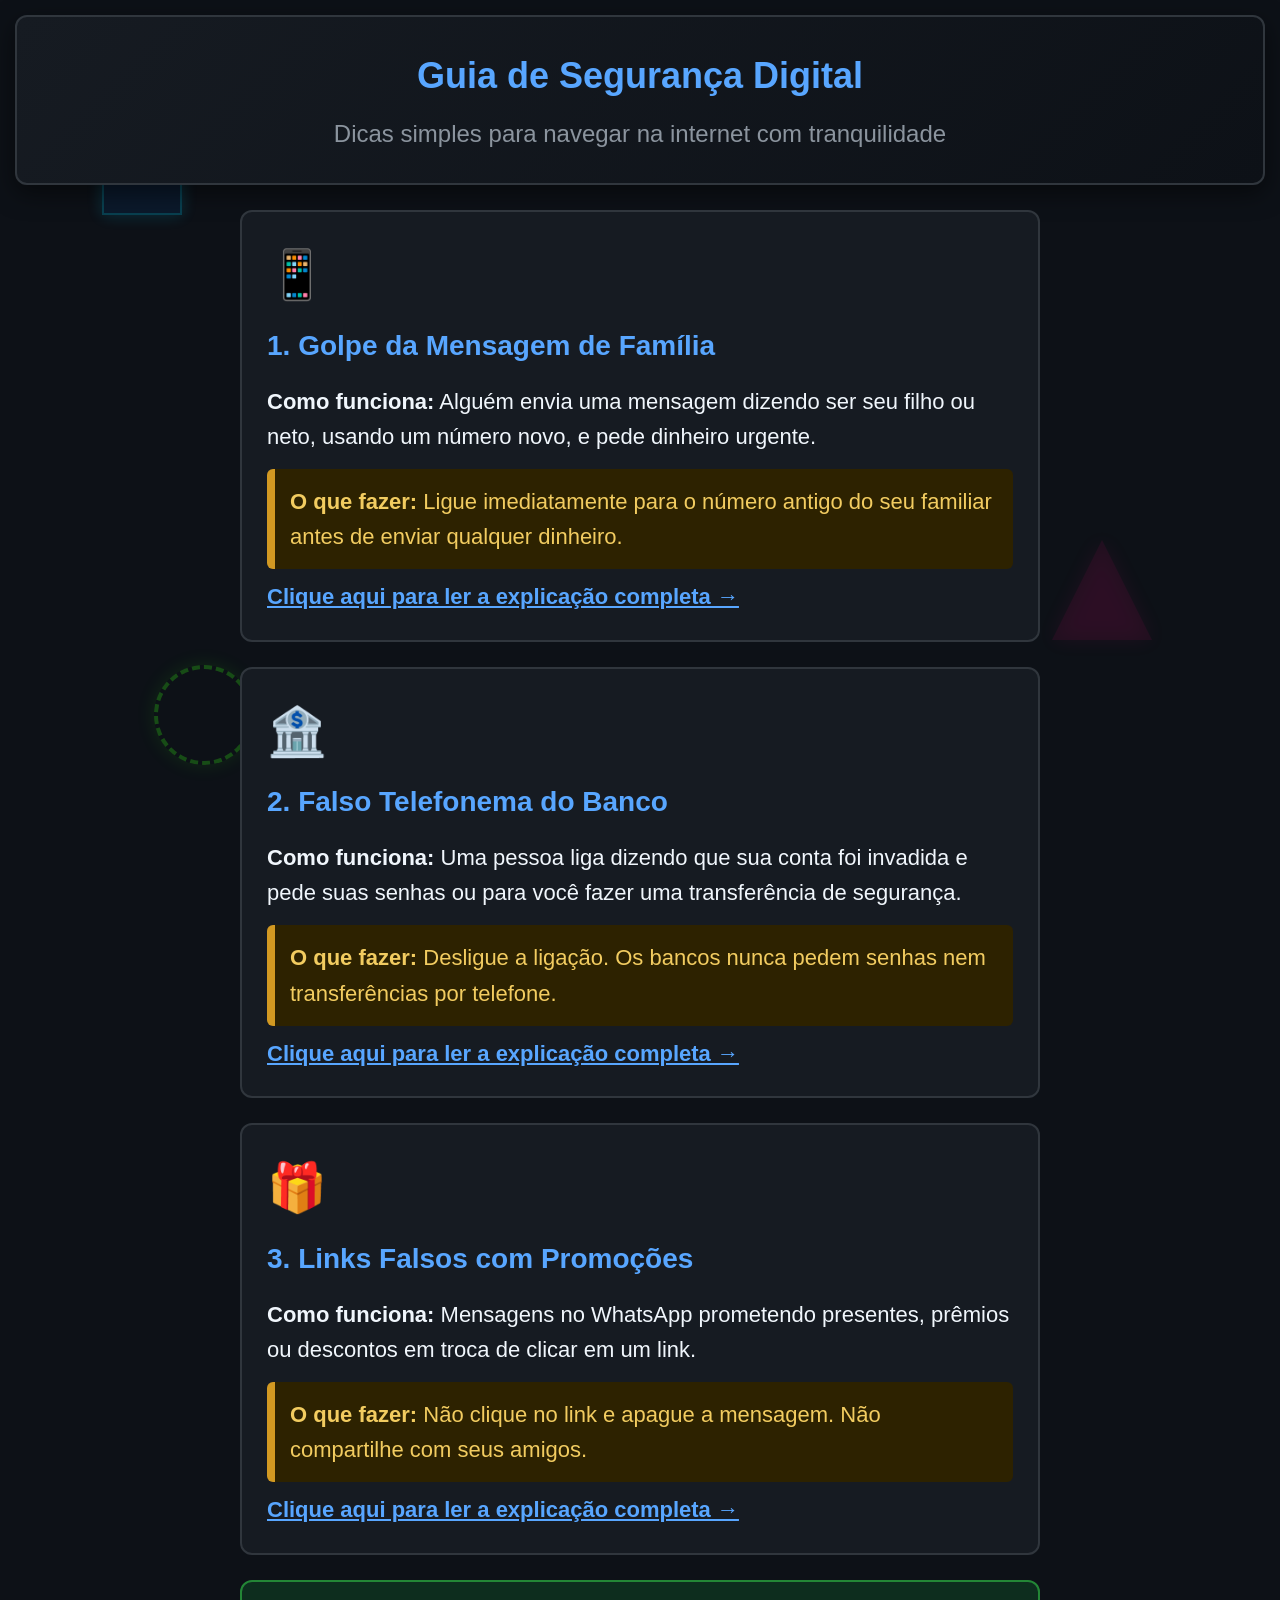
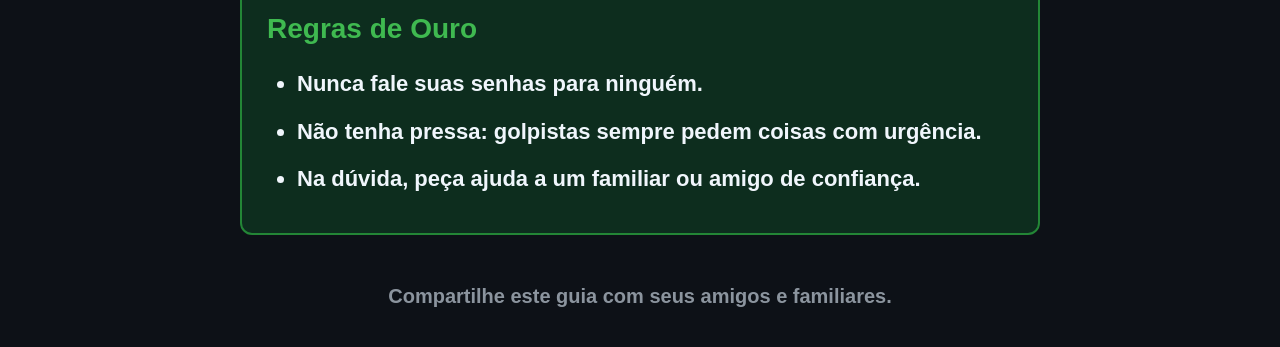
<file: index.html>
<!DOCTYPE html>
<html lang="pt-BR">
<head>
  <meta charset="UTF-8">
  <meta name="viewport" content="width=device-width, initial-scale=1.0">
  <title>Guia de Segurança Digital para a Terceira Idade</title>
  <link rel="stylesheet" href="style.css">
</head>
<body>

  <!-- Elementos Geométricos 3D no Fundo -->
  <div class="bg-3d-container">
    <div class="shape-3d cube">
      <div class="face front"></div>
      <div class="face back"></div>
      <div class="face right"></div>
      <div class="face left"></div>
      <div class="face top"></div>
      <div class="face bottom"></div>
    </div>
    <div class="shape-3d pyramid"></div>
    <div class="shape-3d ring-3d"></div>
  </div>

  <header class="cabecalho">
    <h1>Guia de Segurança Digital</h1>
    <p>Dicas simples para navegar na internet com tranquilidade</p>
  </header>

  <main class="conteudo">
    
    <!-- Card 1 -->
    <a href="golpe-familia.html" class="cartao-dica">
      <div class="icone">📱</div>
      <h2>1. Golpe da Mensagem de Família</h2>
      <p><strong>Como funciona:</strong> Alguém envia uma mensagem dizendo ser seu filho ou neto, usando um número novo, e pede dinheiro urgente.</p>
      <div class="alerta">
        <strong>O que fazer:</strong> Ligue imediatamente para o número antigo do seu familiar antes de enviar qualquer dinheiro.
      </div>
      <span class="link-saiba-mais">Clique aqui para ler a explicação completa →</span>
    </a>

    <!-- Card 2 -->
    <a href="falso-banco.html" class="cartao-dica">
      <div class="icone">🏦</div>
      <h2>2. Falso Telefonema do Banco</h2>
      <p><strong>Como funciona:</strong> Uma pessoa liga dizendo que sua conta foi invadida e pede suas senhas ou para você fazer uma transferência de segurança.</p>
      <div class="alerta">
        <strong>O que fazer:</strong> Desligue a ligação. Os bancos nunca pedem senhas nem transferências por telefone.
      </div>
      <span class="link-saiba-mais">Clique aqui para ler a explicação completa →</span>
    </a>

    <!-- Card 3 -->
    <a href="links-falsos.html" class="cartao-dica">
      <div class="icone">🎁</div>
      <h2>3. Links Falsos com Promoções</h2>
      <p><strong>Como funciona:</strong> Mensagens no WhatsApp prometendo presentes, prêmios ou descontos em troca de clicar em um link.</p>
      <div class="alerta">
        <strong>O que fazer:</strong> Não clique no link e apague a mensagem. Não compartilhe com seus amigos.
      </div>
      <span class="link-saiba-mais">Clique aqui para ler a explicação completa →</span>
    </a>

    <section class="regras-ouro">
      <h2>Regras de Ouro</h2>
      <ul>
        <li>Nunca fale suas senhas para ninguém.</li>
        <li>Não tenha pressa: golpistas sempre pedem coisas com urgência.</li>
        <li>Na dúvida, peça ajuda a um familiar ou amigo de confiança.</li>
      </ul>
    </section>

  </main>

  <footer class="rodape">
    <p>Compartilhe este guia com seus amigos e familiares.</p>
  </footer>

</body>
</html>
</file>
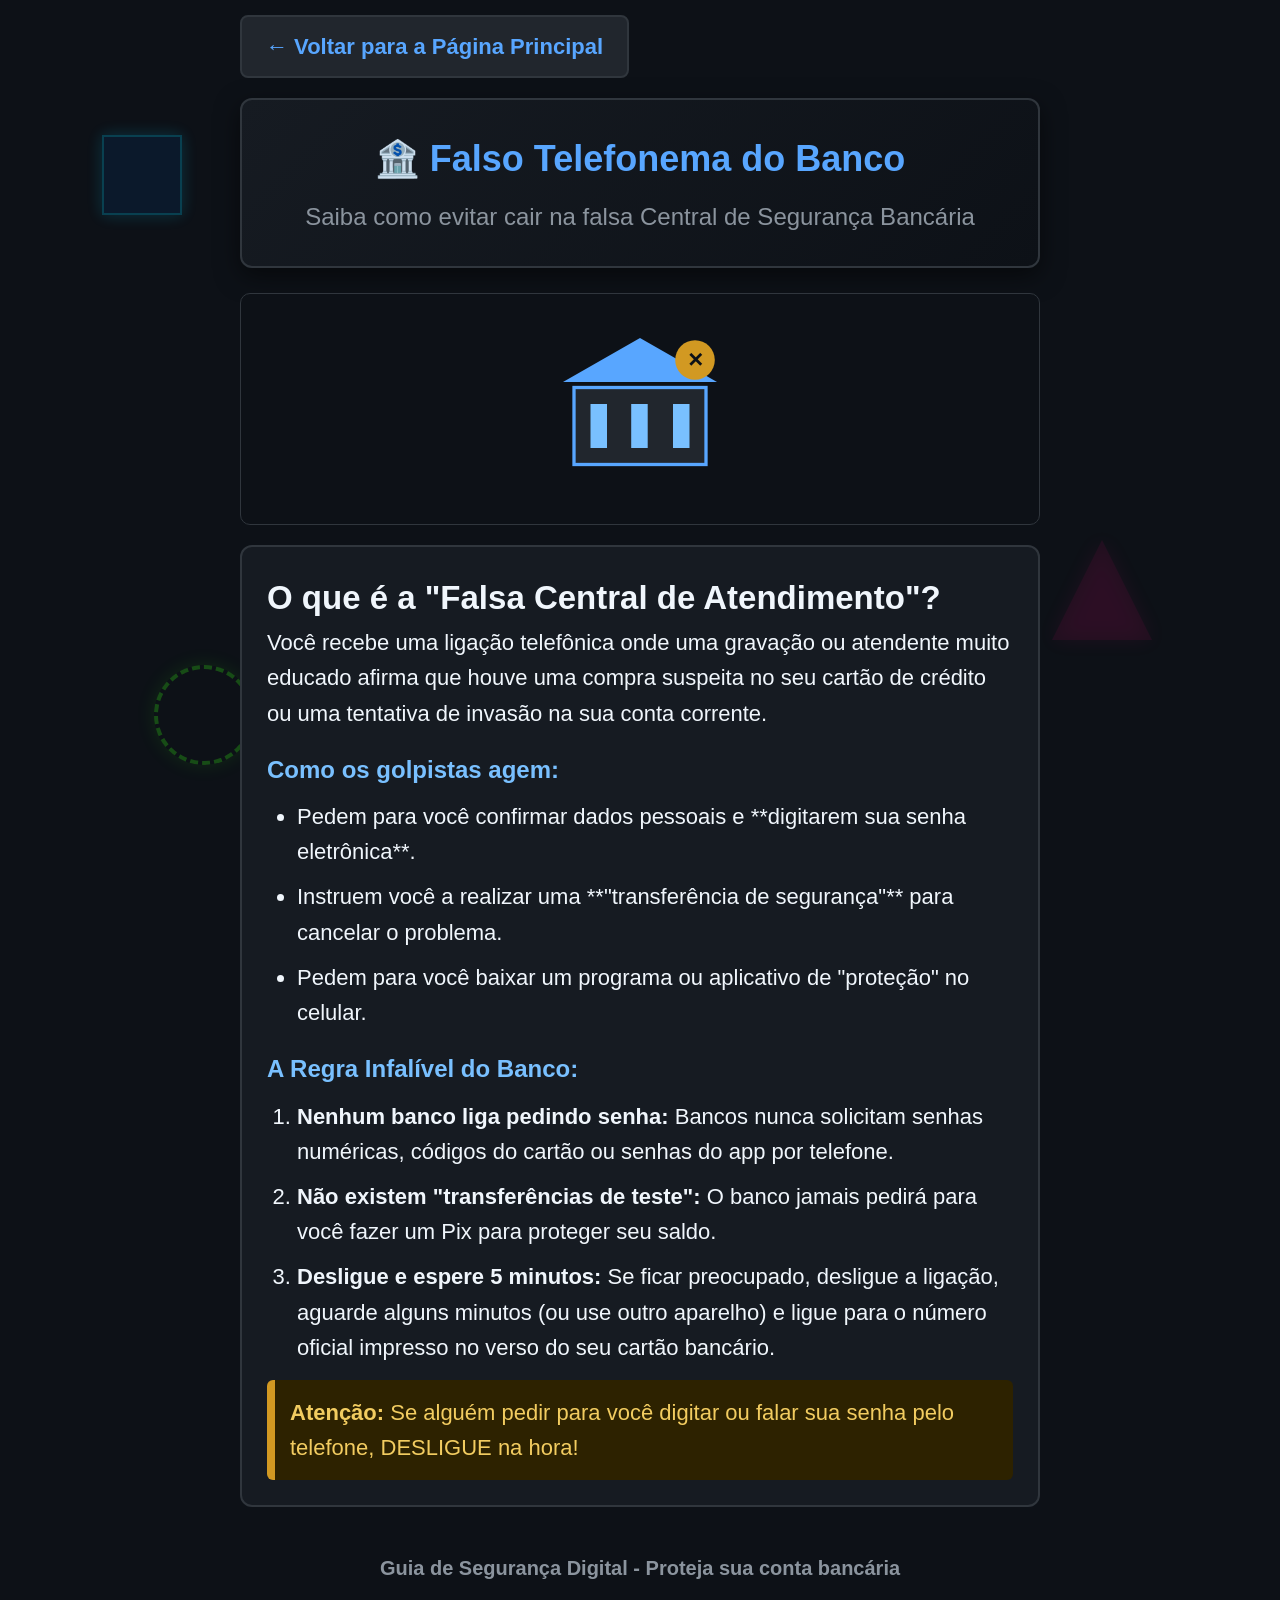
<file: falso-banco.html>
<!DOCTYPE html>
<html lang="pt-BR">
<head>
  <meta charset="UTF-8">
  <meta name="viewport" content="width=device-width, initial-scale=1.0">
  <title>Falso Telefonema do Banco - Detalhes</title>
  <link rel="stylesheet" href="style.css">
</head>
<body>

  <!-- Elementos Geométricos 3D no Fundo -->
  <div class="bg-3d-container">
    <div class="shape-3d cube">
      <div class="face front"></div>
      <div class="face back"></div>
      <div class="face right"></div>
      <div class="face left"></div>
      <div class="face top"></div>
      <div class="face bottom"></div>
    </div>
    <div class="shape-3d pyramid"></div>
    <div class="shape-3d ring-3d"></div>
  </div>

  <main class="conteudo">
    
    <a href="index.html" class="botao-voltar">← Voltar para a Página Principal</a>

    <header class="cabecalho">
      <h1>🏦 Falso Telefonema do Banco</h1>
      <p>Saiba como evitar cair na falsa Central de Segurança Bancária</p>
    </header>

    <!-- Figura Ilustrativa do Tema -->
    <div class="imagem-container">
      <svg width="220" height="180" viewBox="0 0 200 160" fill="none" xmlns="http://www.w3.org/2000/svg">
        <path d="M30 60 L100 20 L170 60 Z" fill="#58a6ff"/>
        <rect x="40" y="65" width="120" height="70" fill="#21262d" stroke="#58a6ff" stroke-width="3"/>
        <rect x="55" y="80" width="15" height="40" fill="#79c0ff"/>
        <rect x="92" y="80" width="15" height="40" fill="#79c0ff"/>
        <rect x="130" y="80" width="15" height="40" fill="#79c0ff"/>
        <circle cx="150" cy="40" r="18" fill="#d29922"/>
        <text x="150" y="46" font-size="18" text-anchor="middle" fill="#0d1117" font-weight="bold">✕</text>
      </svg>
    </div>

    <article class="secao-detalhes">
      <h2>O que é a "Falsa Central de Atendimento"?</h2>
      <p>Você recebe uma ligação telefônica onde uma gravação ou atendente muito educado afirma que houve uma compra suspeita no seu cartão de crédito ou uma tentativa de invasão na sua conta corrente.</p>

      <h3>Como os golpistas agem:</h3>
      <ul>
        <li>Pedem para você confirmar dados pessoais e **digitarem sua senha eletrônica**.</li>
        <li>Instruem você a realizar uma **"transferência de segurança"** para cancelar o problema.</li>
        <li>Pedem para você baixar um programa ou aplicativo de "proteção" no celular.</li>
      </ul>

      <h3>A Regra Infalível do Banco:</h3>
      <ol>
        <li><strong>Nenhum banco liga pedindo senha:</strong> Bancos nunca solicitam senhas numéricas, códigos do cartão ou senhas do app por telefone.</li>
        <li><strong>Não existem "transferências de teste":</strong> O banco jamais pedirá para você fazer um Pix para proteger seu saldo.</li>
        <li><strong>Desligue e espere 5 minutos:</strong> Se ficar preocupado, desligue a ligação, aguarde alguns minutos (ou use outro aparelho) e ligue para o número oficial impresso no verso do seu cartão bancário.</li>
      </ol>

      <div class="alerta">
        <strong>Atenção:</strong> Se alguém pedir para você digitar ou falar sua senha pelo telefone, DESLIGUE na hora!
      </div>
    </article>

  </main>

  <footer class="rodape">
    <p>Guia de Segurança Digital - Proteja sua conta bancária</p>
  </footer>

</body>
</html>
</file>
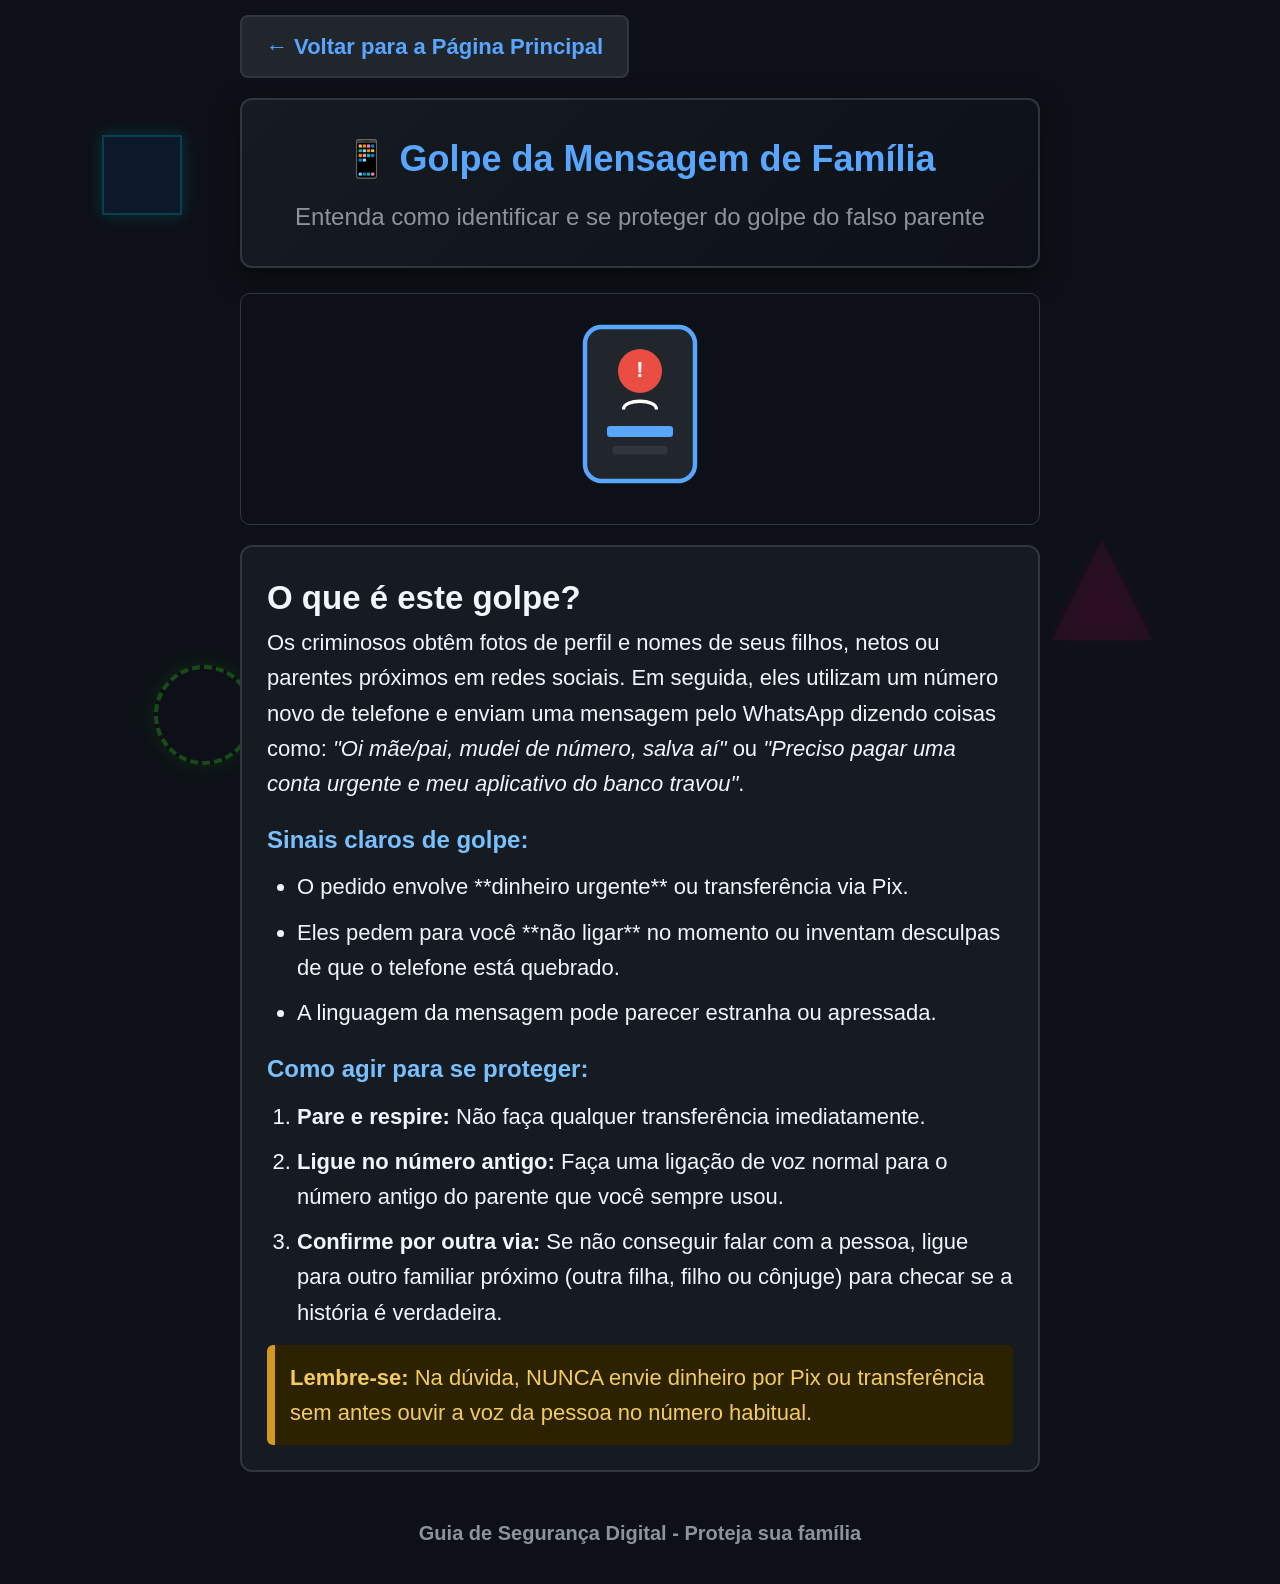
<file: golpe-familia.html>
<!DOCTYPE html>
<html lang="pt-BR">
<head>
  <meta charset="UTF-8">
  <meta name="viewport" content="width=device-width, initial-scale=1.0">
  <title>Golpe da Mensagem de Família - Detalhes</title>
  <link rel="stylesheet" href="style.css">
</head>
<body>

  <!-- Elementos Geométricos 3D no Fundo -->
  <div class="bg-3d-container">
    <div class="shape-3d cube">
      <div class="face front"></div>
      <div class="face back"></div>
      <div class="face right"></div>
      <div class="face left"></div>
      <div class="face top"></div>
      <div class="face bottom"></div>
    </div>
    <div class="shape-3d pyramid"></div>
    <div class="shape-3d ring-3d"></div>
  </div>

  <main class="conteudo">
    
    <a href="index.html" class="botao-voltar">← Voltar para a Página Principal</a>

    <header class="cabecalho">
      <h1>📱 Golpe da Mensagem de Família</h1>
      <p>Entenda como identificar e se proteger do golpe do falso parente</p>
    </header>

    <!-- Figura Ilustrativa do Tema -->
    <div class="imagem-container">
      <svg width="220" height="180" viewBox="0 0 200 160" fill="none" xmlns="http://www.w3.org/2000/svg">
        <rect x="50" y="10" width="100" height="140" rx="15" fill="#21262d" stroke="#58a6ff" stroke-width="4"/>
        <circle cx="100" cy="50" r="20" fill="#ea4e43"/>
        <path d="M85 85 C85 75, 115 75, 115 85" stroke="#ffffff" stroke-width="3" fill="none"/>
        <rect x="70" y="100" width="60" height="10" rx="3" fill="#58a6ff"/>
        <rect x="75" y="118" width="50" height="8" rx="3" fill="#30363d"/>
        <text x="100" y="55" font-size="20" text-anchor="middle" fill="#fff" font-weight="bold">!</text>
      </svg>
    </div>

    <article class="secao-detalhes">
      <h2>O que é este golpe?</h2>
      <p>Os criminosos obtêm fotos de perfil e nomes de seus filhos, netos ou parentes próximos em redes sociais. Em seguida, eles utilizam um número novo de telefone e enviam uma mensagem pelo WhatsApp dizendo coisas como: <em>"Oi mãe/pai, mudei de número, salva aí"</em> ou <em>"Preciso pagar uma conta urgente e meu aplicativo do banco travou"</em>.</p>

      <h3>Sinais claros de golpe:</h3>
      <ul>
        <li>O pedido envolve **dinheiro urgente** ou transferência via Pix.</li>
        <li>Eles pedem para você **não ligar** no momento ou inventam desculpas de que o telefone está quebrado.</li>
        <li>A linguagem da mensagem pode parecer estranha ou apressada.</li>
      </ul>

      <h3>Como agir para se proteger:</h3>
      <ol>
        <li><strong>Pare e respire:</strong> Não faça qualquer transferência imediatamente.</li>
        <li><strong>Ligue no número antigo:</strong> Faça uma ligação de voz normal para o número antigo do parente que você sempre usou.</li>
        <li><strong>Confirme por outra via:</strong> Se não conseguir falar com a pessoa, ligue para outro familiar próximo (outra filha, filho ou cônjuge) para checar se a história é verdadeira.</li>
      </ol>

      <div class="alerta">
        <strong>Lembre-se:</strong> Na dúvida, NUNCA envie dinheiro por Pix ou transferência sem antes ouvir a voz da pessoa no número habitual.
      </div>
    </article>

  </main>

  <footer class="rodape">
    <p>Guia de Segurança Digital - Proteja sua família</p>
  </footer>

</body>
</html>
</file>
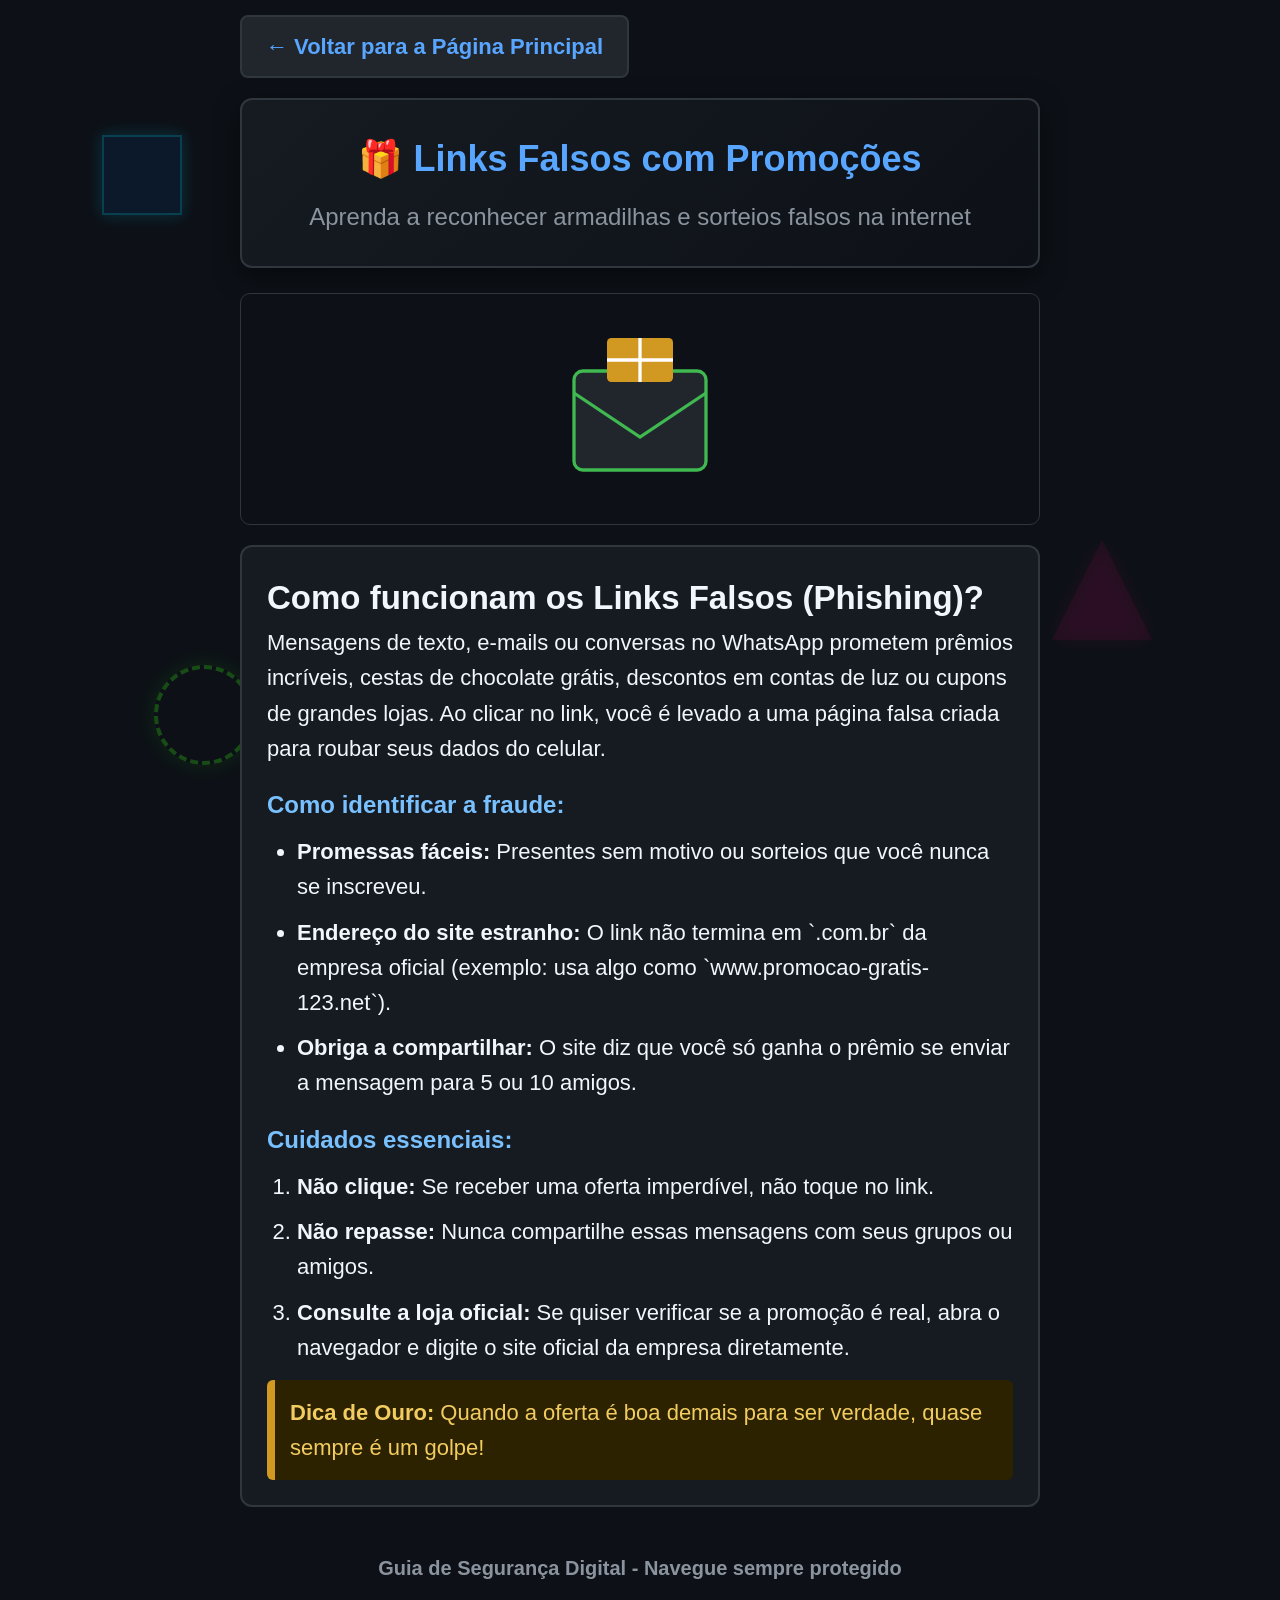
<file: links-falsos.html>
<!DOCTYPE html>
<html lang="pt-BR">
<head>
  <meta charset="UTF-8">
  <meta name="viewport" content="width=device-width, initial-scale=1.0">
  <title>Links Falsos com Promoções - Detalhes</title>
  <link rel="stylesheet" href="style.css">
</head>
<body>

  <!-- Elementos Geométricos 3D no Fundo -->
  <div class="bg-3d-container">
    <div class="shape-3d cube">
      <div class="face front"></div>
      <div class="face back"></div>
      <div class="face right"></div>
      <div class="face left"></div>
      <div class="face top"></div>
      <div class="face bottom"></div>
    </div>
    <div class="shape-3d pyramid"></div>
    <div class="shape-3d ring-3d"></div>
  </div>

  <main class="conteudo">
    
    <a href="index.html" class="botao-voltar">← Voltar para a Página Principal</a>

    <header class="cabecalho">
      <h1>🎁 Links Falsos com Promoções</h1>
      <p>Aprenda a reconhecer armadilhas e sorteios falsos na internet</p>
    </header>

    <!-- Figura Ilustrativa do Tema -->
    <div class="imagem-container">
      <svg width="220" height="180" viewBox="0 0 200 160" fill="none" xmlns="http://www.w3.org/2000/svg">
        <rect x="40" y="50" width="120" height="90" rx="8" fill="#21262d" stroke="#3fb950" stroke-width="3"/>
        <path d="M40 70 L100 110 L160 70" stroke="#3fb950" stroke-width="3" fill="none"/>
        <rect x="70" y="20" width="60" height="40" fill="#d29922" rx="4"/>
        <path d="M100 20 L100 60" stroke="#fff" stroke-width="3"/>
        <path d="M70 40 L130 40" stroke="#fff" stroke-width="3"/>
      </svg>
    </div>

    <article class="secao-detalhes">
      <h2>Como funcionam os Links Falsos (Phishing)?</h2>
      <p>Mensagens de texto, e-mails ou conversas no WhatsApp prometem prêmios incríveis, cestas de chocolate grátis, descontos em contas de luz ou cupons de grandes lojas. Ao clicar no link, você é levado a uma página falsa criada para roubar seus dados do celular.</p>

      <h3>Como identificar a fraude:</h3>
      <ul>
        <li><strong>Promessas fáceis:</strong> Presentes sem motivo ou sorteios que você nunca se inscreveu.</li>
        <li><strong>Endereço do site estranho:</strong> O link não termina em `.com.br` da empresa oficial (exemplo: usa algo como `www.promocao-gratis-123.net`).</li>
        <li><strong>Obriga a compartilhar:</strong> O site diz que você só ganha o prêmio se enviar a mensagem para 5 ou 10 amigos.</li>
      </ul>

      <h3>Cuidados essenciais:</h3>
      <ol>
        <li><strong>Não clique:</strong> Se receber uma oferta imperdível, não toque no link.</li>
        <li><strong>Não repasse:</strong> Nunca compartilhe essas mensagens com seus grupos ou amigos.</li>
        <li><strong>Consulte a loja oficial:</strong> Se quiser verificar se a promoção é real, abra o navegador e digite o site oficial da empresa diretamente.</li>
      </ol>

      <div class="alerta">
        <strong>Dica de Ouro:</strong> Quando a oferta é boa demais para ser verdade, quase sempre é um golpe!
      </div>
    </article>

  </main>

  <footer class="rodape">
    <p>Guia de Segurança Digital - Navegue sempre protegido</p>
  </footer>

</body>
</html>
</file>
<file: style.css>
/* Configurações Globais de Acessibilidade e Tema Escuro */
* {
  box-sizing: border-box;
  margin: 0;
  padding: 0;
}

body {
  font-family: Arial, Helvetica, sans-serif;
  font-size: 22px;
  line-height: 1.6;
  background-color: #0d1117; /* Fundo preto / escuro */
  color: #f0f6fc; /* Alto contraste com o fundo */
  padding: 15px;
  position: relative;
  min-height: 100vh;
  overflow-x: hidden;
}

/* Fundo com Elementos Geométricos 3D Animados */
.bg-3d-container {
  position: fixed;
  top: 0;
  left: 0;
  width: 100%;
  height: 100%;
  z-index: -1;
  pointer-events: none;
  overflow: hidden;
}

.shape-3d {
  position: absolute;
  opacity: 0.25;
  transform-style: preserve-3d;
  animation: rotate3d 18s infinite linear;
}

/* Forma 1: Cubo 3D */
.cube {
  top: 15%;
  left: 8%;
  width: 80px;
  height: 80px;
}

.cube .face {
  position: absolute;
  width: 80px;
  height: 80px;
  background: rgba(0, 119, 255, 0.2);
  border: 2px solid #00d2ff;
  box-shadow: 0 0 15px rgba(0, 210, 255, 0.4);
}

.cube .front  { transform: translateZ(40px); }
.cube .back   { transform: rotateY(180deg) translateZ(40px); }
.cube .right  { transform: rotateY(90deg) translateZ(40px); }
.cube .left   { transform: rotateY(-90deg) translateZ(40px); }
.cube .top    { transform: rotateX(90deg) translateZ(40px); }
.cube .bottom { transform: rotateX(-90deg) translateZ(40px); }

/* Forma 2: Pirâmide 3D */
.pyramid {
  top: 60%;
  right: 10%;
  width: 0;
  height: 0;
  border-left: 50px solid transparent;
  border-right: 50px solid transparent;
  border-bottom: 100px solid rgba(255, 0, 128, 0.3);
  filter: drop-shadow(0 0 10px #ff0080);
  animation: rotate3d 22s infinite reverse linear;
}

/* Forma 3: Esfera Geométrica / Anel 3D */
.ring-3d {
  bottom: 15%;
  left: 12%;
  width: 100px;
  height: 100px;
  border: 4px dashed #39ff14;
  border-radius: 50%;
  box-shadow: 0 0 20px rgba(57, 255, 20, 0.4);
  animation: rotate3d 14s infinite linear;
}

@keyframes rotate3d {
  0% {
    transform: rotateX(0deg) rotateY(0deg) rotateZ(0deg);
  }
  100% {
    transform: rotateX(360deg) rotateY(360deg) rotateZ(360deg);
  }
}

/* Cabeçalho */
.cabecalho {
  background: linear-gradient(135deg, #161b22 0%, #0d1117 100%);
  border: 2px solid #30363d;
  color: #ffffff;
  text-align: center;
  padding: 30px 20px;
  border-radius: 12px;
  margin-bottom: 25px;
  box-shadow: 0 8px 24px rgba(0, 0, 0, 0.5);
}

.cabecalho h1 {
  font-size: 36px;
  margin-bottom: 10px;
  color: #58a6ff;
}

.cabecalho p {
  font-size: 24px;
  color: #8b949e;
}

/* Conteúdo Principal */
.conteudo {
  max-width: 800px;
  margin: 0 auto;
}

/* Cartões de Dicas */
.cartao-dica {
  background-color: #161b22;
  border: 2px solid #30363d;
  border-radius: 12px;
  padding: 25px;
  margin-bottom: 25px;
  transition: transform 0.2s ease, border-color 0.2s ease, box-shadow 0.2s ease;
  text-decoration: none;
  display: block;
  color: #f0f6fc;
}

.cartao-dica:hover {
  transform: translateY(-4px);
  border-color: #58a6ff;
  box-shadow: 0 8px 20px rgba(88, 166, 255, 0.2);
}

.cartao-dica h2 {
  font-size: 28px;
  color: #58a6ff;
  margin-bottom: 15px;
}

.icone {
  font-size: 48px;
  margin-bottom: 10px;
}

.cartao-dica p {
  margin-bottom: 15px;
}

.link-saiba-mais {
  display: inline-block;
  margin-top: 10px;
  color: #58a6ff;
  font-weight: bold;
  font-size: 22px;
  text-decoration: underline;
}

/* Caixa de Alerta destacada */
.alerta {
  background-color: #2d2200;
  border-left: 8px solid #d29922;
  color: #f2cc60;
  padding: 15px;
  border-radius: 6px;
  font-size: 22px;
}

/* Seção Regras de Ouro */
.regras-ouro {
  background-color: #0d2d1e;
  border: 2px solid #238636;
  border-radius: 12px;
  padding: 25px;
  margin-bottom: 25px;
}

.regras-ouro h2 {
  color: #3fb950;
  font-size: 28px;
  margin-bottom: 15px;
}

.regras-ouro ul {
  padding-left: 30px;
}

.regras-ouro li {
  margin-bottom: 12px;
  font-weight: bold;
}

/* Estilos Específicos para Páginas Secundárias */
.botao-voltar {
  display: inline-block;
  background-color: #21262d;
  color: #58a6ff;
  border: 2px solid #30363d;
  padding: 12px 24px;
  border-radius: 8px;
  text-decoration: none;
  font-weight: bold;
  margin-bottom: 20px;
  transition: background-color 0.2s;
}

.botao-voltar:hover {
  background-color: #30363d;
  color: #79c0ff;
}

.imagem-container {
  text-align: center;
  margin: 20px 0;
  background-color: #0d1117;
  padding: 20px;
  border-radius: 10px;
  border: 1px solid #30363d;
}

.imagem-container svg {
  max-width: 100%;
  height: auto;
}

.secao-detalhes {
  background-color: #161b22;
  border: 2px solid #30363d;
  border-radius: 12px;
  padding: 25px;
  margin-bottom: 25px;
}

.secao-detalhes h3 {
  color: #79c0ff;
  font-size: 24px;
  margin-top: 20px;
  margin-bottom: 10px;
}

.secao-detalhes ul, .secao-detalhes ol {
  padding-left: 30px;
  margin-bottom: 15px;
}

.secao-detalhes li {
  margin-bottom: 10px;
}

/* Rodapé */
.rodape {
  text-align: center;
  padding: 20px;
  font-size: 20px;
  font-weight: bold;
  color: #8b949e;
}
</file>
